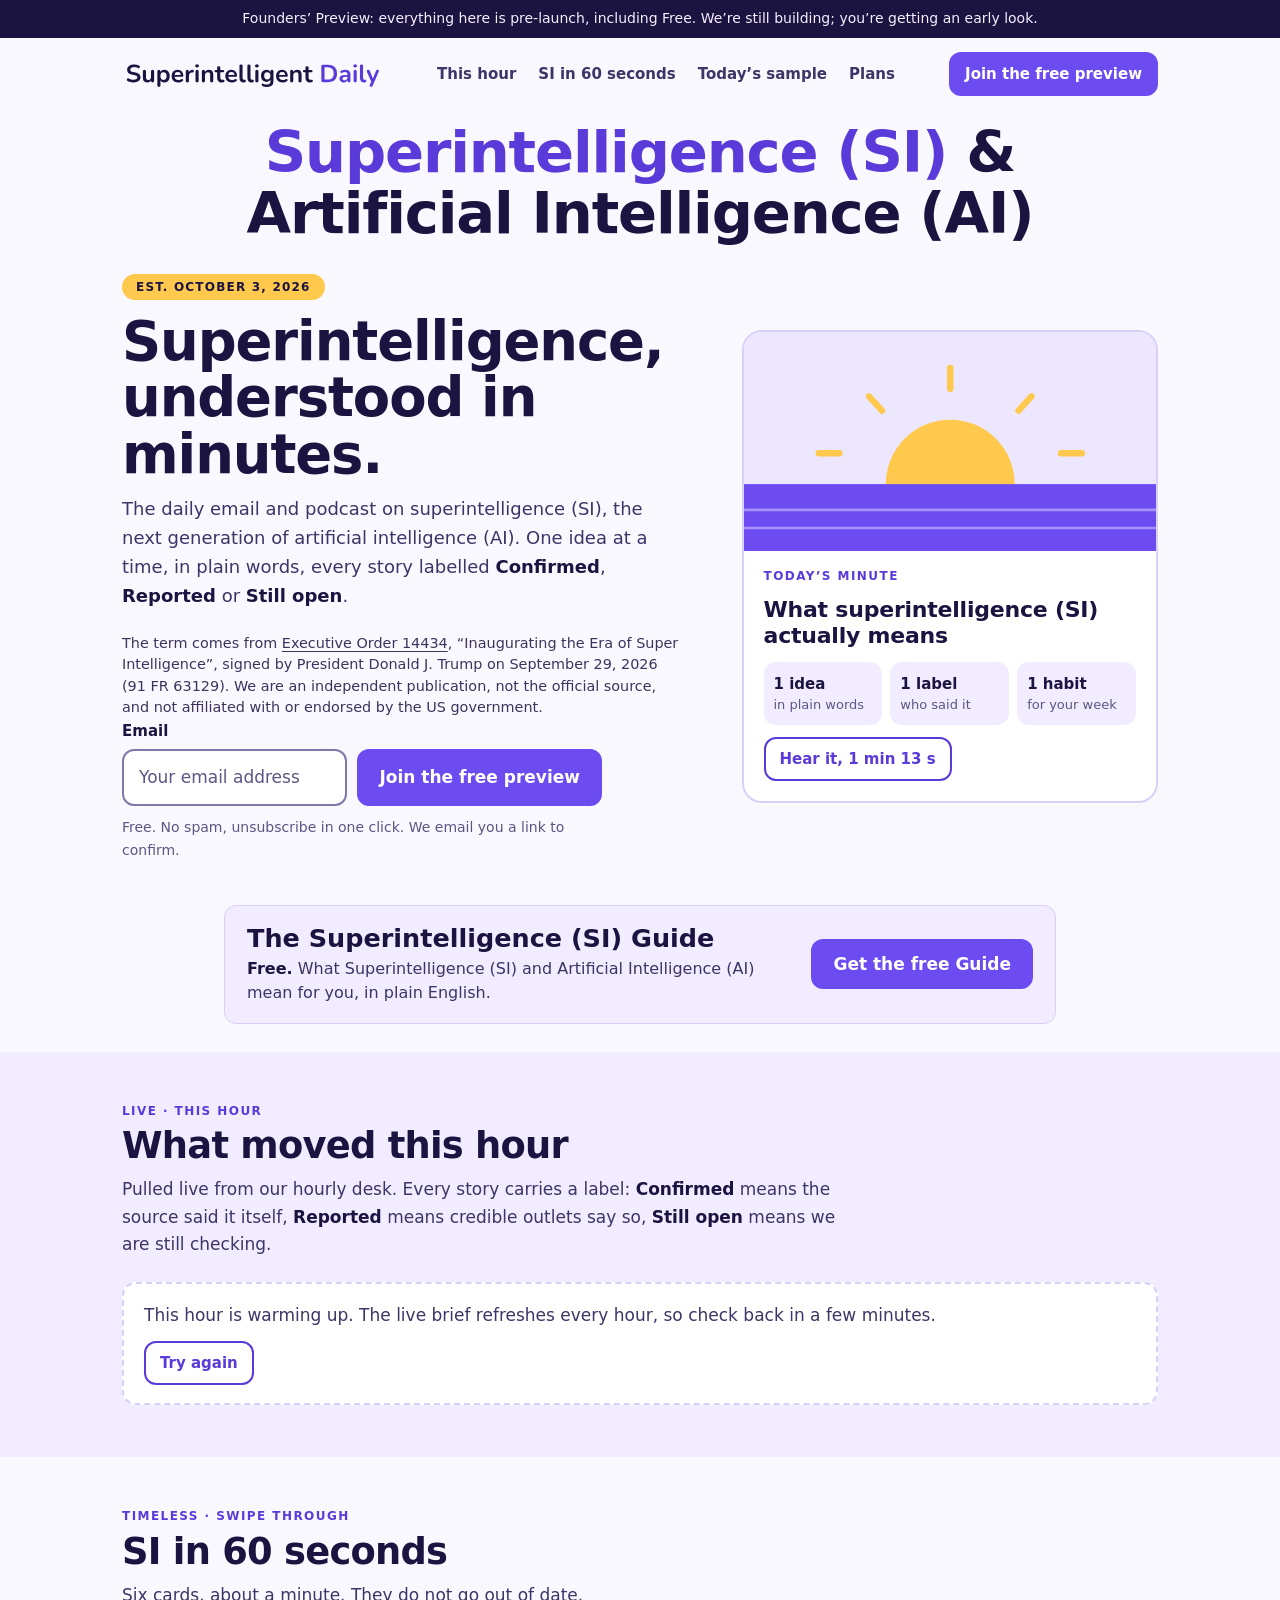
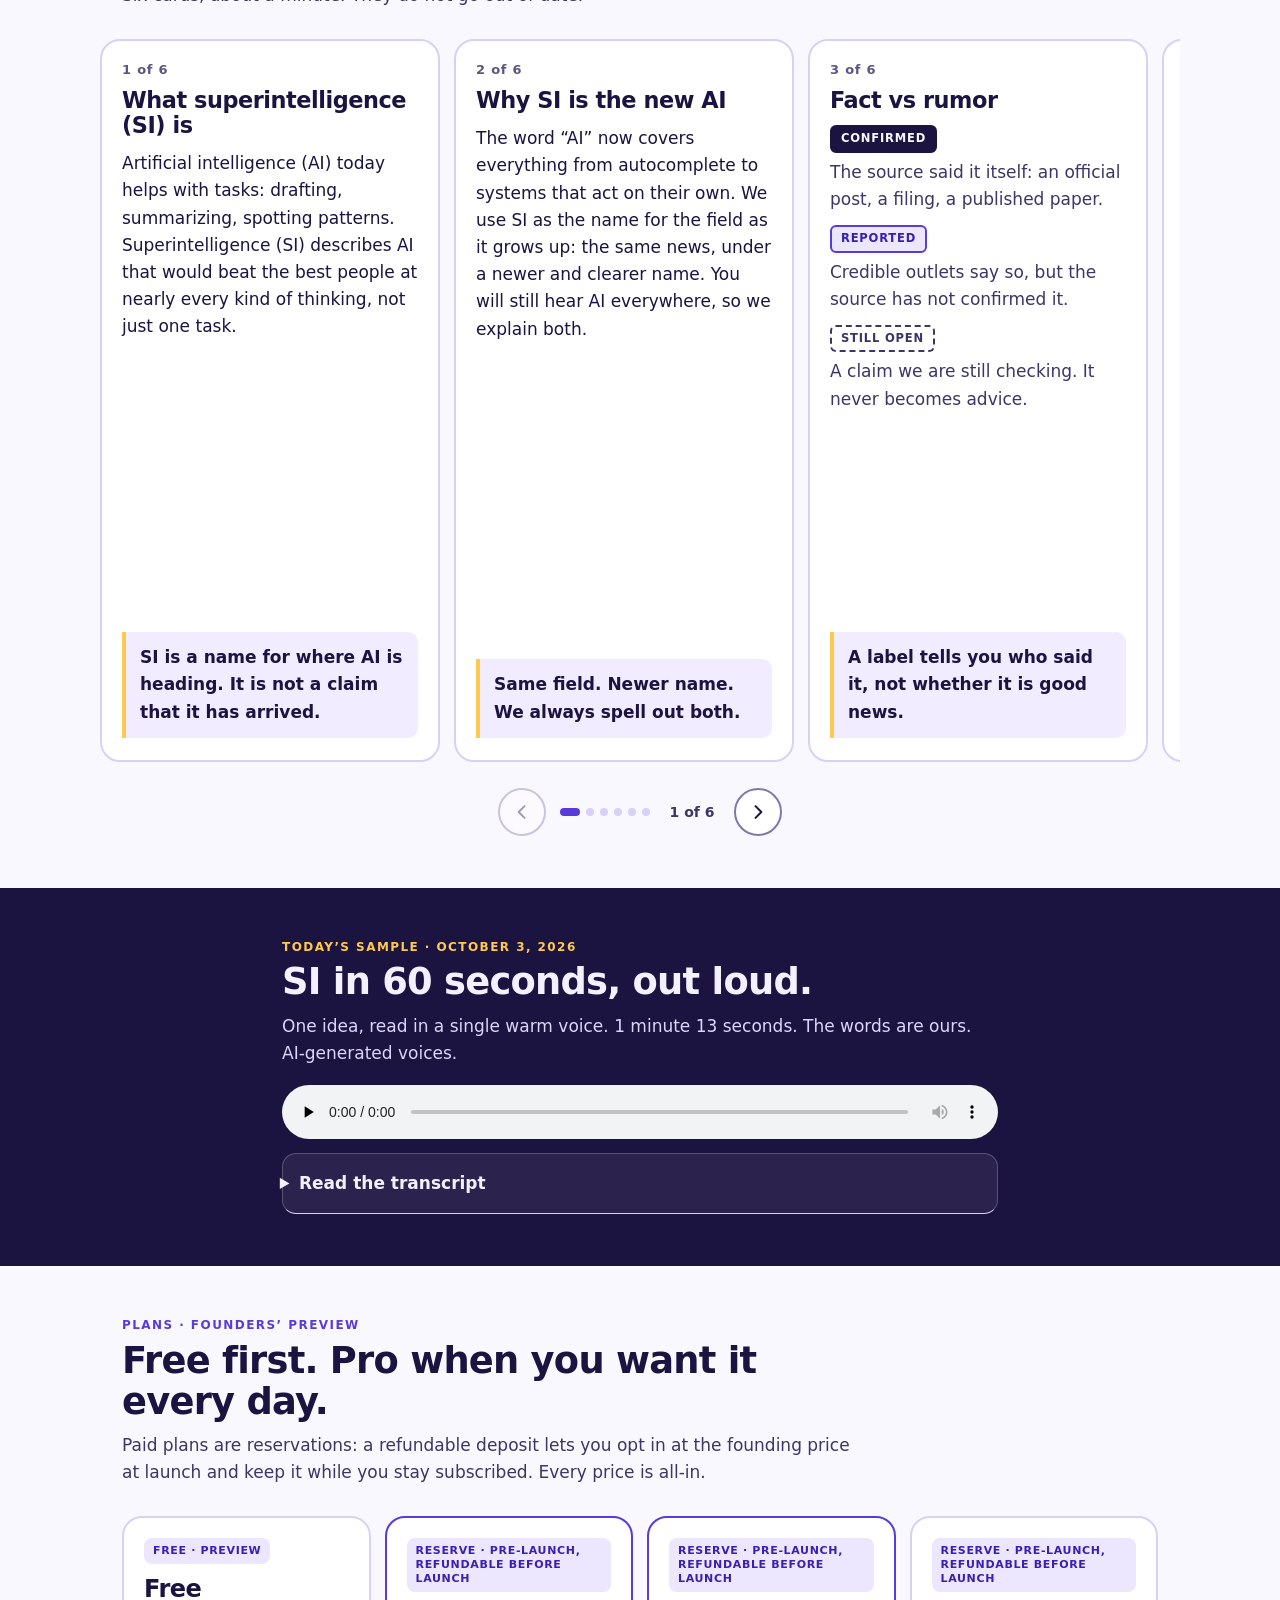
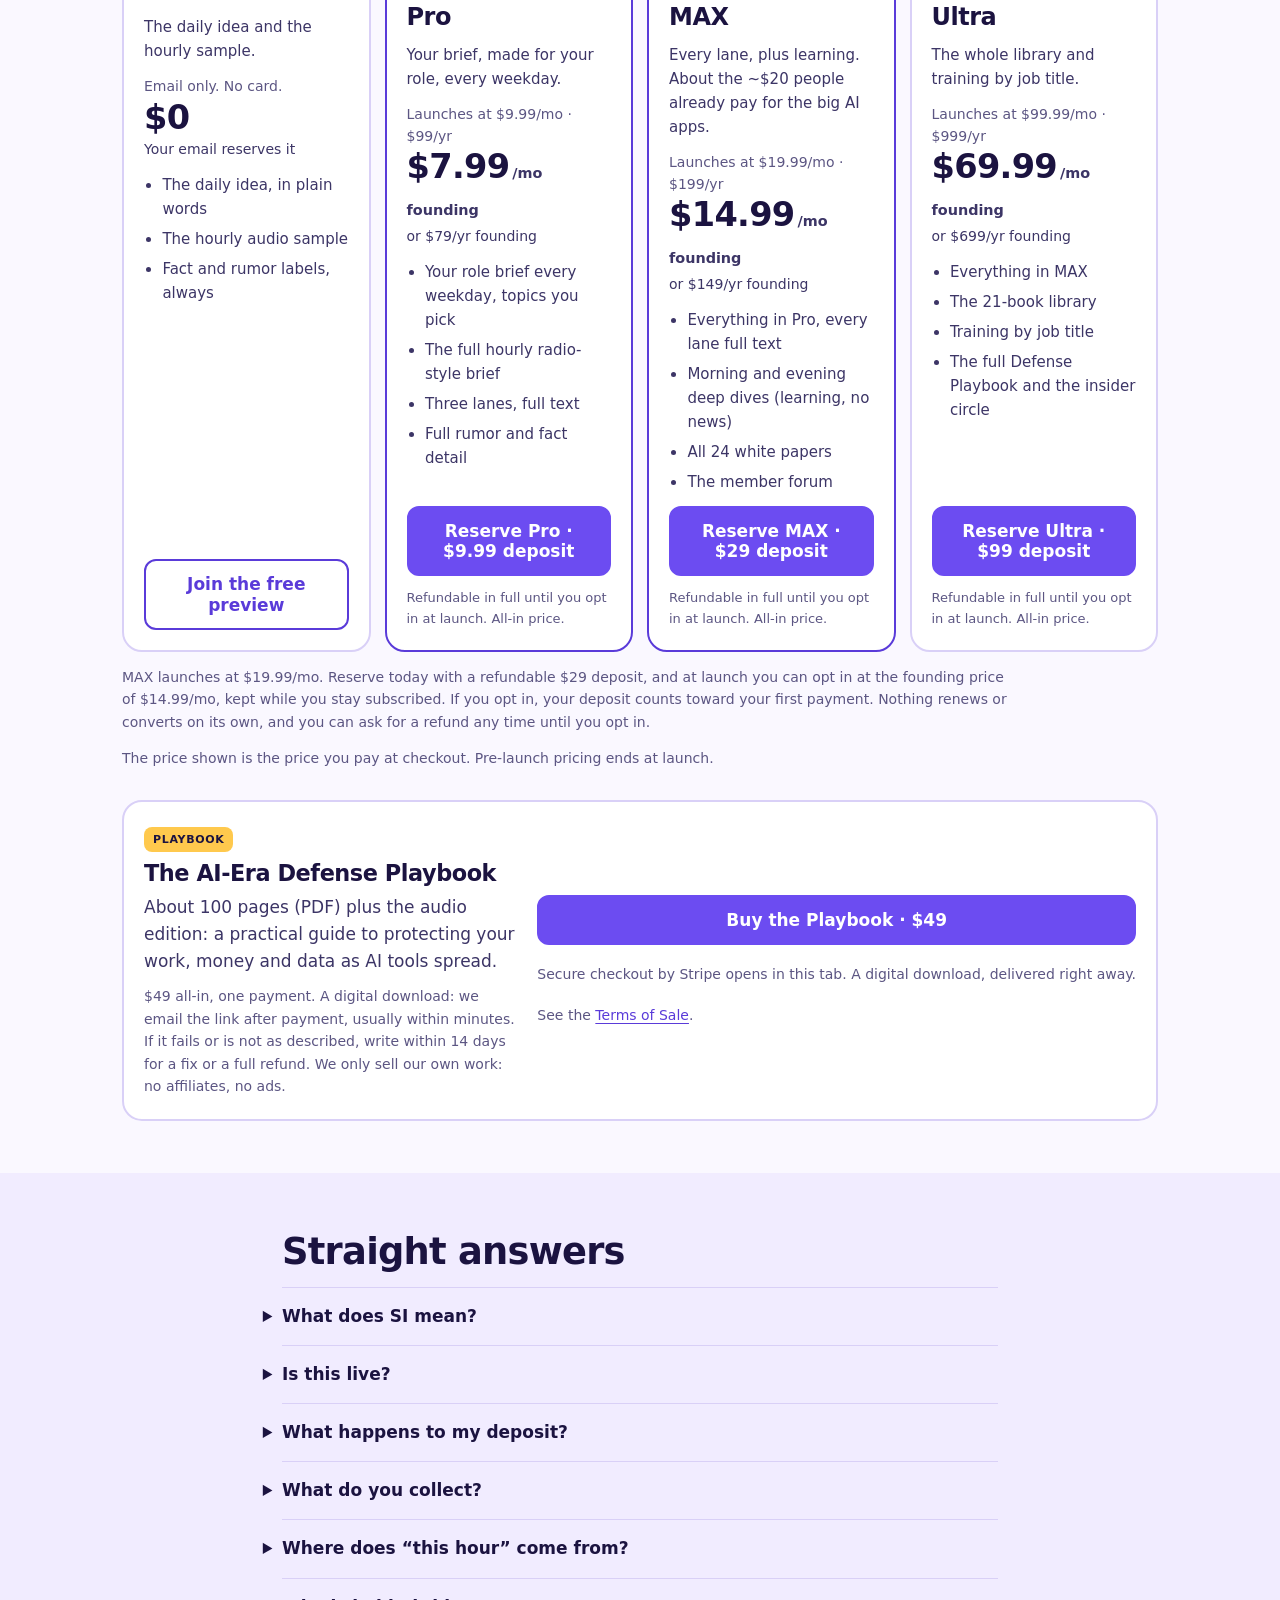
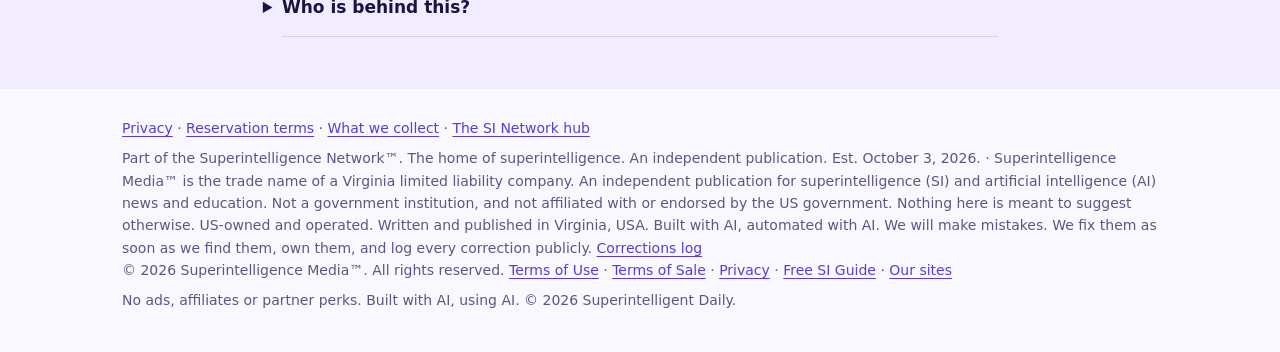
<file: index.html>
<!doctype html>
<html lang="en" data-site="superintelligentdaily.com">
<head>
<meta charset="utf-8">
<meta name="robots" content="noai, noimageai">
<meta http-equiv="Content-Security-Policy" content="default-src 'none'; script-src 'self'; style-src 'self'; img-src 'self' data:; media-src 'self' https://media.theagentsignal.com; connect-src https://acp9reat3l.execute-api.us-east-1.amazonaws.com https://siagentsignal.com; form-action 'self'; base-uri 'none'; object-src 'none'; upgrade-insecure-requests; require-trusted-types-for 'script'; trusted-types 'none'">
<meta name="viewport" content="width=device-width, initial-scale=1">
<title>Superintelligent Daily | Superintelligence (SI) &amp; Artificial Intelligence (AI), understood in minutes</title>
<meta name="description" content="Superintelligent Daily is live: the daily email and podcast on superintelligence (SI), the next generation of artificial intelligence (AI), made to be understood in minutes. This hour's news, SI in 60 seconds, and a free preview.">
<meta name="robots" content="index,follow">
<link rel="canonical" href="https://superintelligentdaily.com/">
<meta name="theme-color" content="#FAF8FF">
<link rel="icon" type="image/svg+xml" href="assets/icon.svg">
<meta property="og:type" content="website">
<meta property="og:site_name" content="Superintelligent Daily">
<meta property="og:title" content="Superintelligent Daily | Superintelligence (SI) &amp; Artificial Intelligence (AI), understood in minutes">
<meta property="og:description" content="The daily email and podcast on superintelligence (SI), the next generation of artificial intelligence (AI). Est. October 3, 2026.">
<meta property="og:url" content="https://superintelligentdaily.com/">
<meta property="og:image" content="https://superintelligentdaily.com/assets/og.png">
<meta property="og:image:width" content="1200">
<meta property="og:image:height" content="630">
<meta property="og:image:alt" content="Superintelligent Daily: Superintelligence (SI) and Artificial Intelligence (AI), understood in minutes. A rising sun over a violet horizon.">
<meta name="twitter:card" content="summary_large_image">
<meta name="twitter:title" content="Superintelligent Daily | Superintelligence (SI) &amp; Artificial Intelligence (AI), understood in minutes">
<meta name="twitter:description" content="The daily email and podcast on superintelligence (SI), the next generation of artificial intelligence (AI). Est. October 3, 2026.">
<meta name="twitter:image" content="https://superintelligentdaily.com/assets/og.png">
<link rel="stylesheet" href="assets/site.css">
<script type="application/ld+json" id="seo-ld">{"@context":"https://schema.org","@graph":[{"@type":"Organization","name":"Superintelligent Daily","url":"https://superintelligentdaily.com/","logo":"https://superintelligentdaily.com/assets/logo.svg","slogan":"SI is the new AI."},{"@type":"WebSite","name":"Superintelligent Daily","url":"https://superintelligentdaily.com/","inLanguage":"en-US","description":"The daily email and podcast on Superintelligence (SI), the next generation of Artificial Intelligence (AI), made to be understood in minutes."}]}</script>
</head>
<body>
<a class="skip" href="#main">Skip to the content</a>
<p class="bar">Founders&rsquo; Preview: everything here is pre-launch, including Free. We&rsquo;re still building; you&rsquo;re getting an early look.</p>

<header class="top">
  <div class="wrap top-in">
    <a class="brand" href="/" aria-label="Superintelligent Daily, home"><img class="logo" id="logo" src="assets/logo.svg" width="247" height="38" alt="Superintelligent Daily"></a>
    <nav class="nav" aria-label="Sections">
      <a href="#hour">This hour</a>
      <a href="#si60">SI in 60 seconds</a>
      <a href="#sample">Today&rsquo;s sample</a>
      <a href="#plans">Plans</a>
    </nav>
    <a class="btn sm" href="#join" data-join>Join the free preview</a>
  </div>
</header>

<main id="main">
  <div class="wrap">
    <p class="terms"><span class="t-si">Superintelligence (SI)</span> <span class="t-amp">&amp;</span> <span class="t-ai">Artificial Intelligence (AI)</span></p>
  </div>

  <!-- ============ HERO ============ -->
  <section class="hero" aria-labelledby="h1">
    <div class="wrap hero-in">
      <div class="hero-copy">
        <p class="pill">Est. October 3, 2026</p>
        <h1 id="h1">Superintelligence, understood in minutes.</h1>
        <p class="lead">The daily email and podcast on superintelligence (SI), the next generation of artificial intelligence (AI). One idea at a time, in plain words, every story labelled <b>Confirmed</b>, <b>Reported</b> or <b>Still open</b>.</p>
<!-- hours-saved:start --><div data-hours-saved="hero"></div><!-- hours-saved:end -->
<p class="si-credit">The term comes from <a href="https://www.federalregister.gov/d/2026-20321" target="_blank" rel="noopener noreferrer" aria-label="Executive Order 14434 in the Federal Register (opens in a new tab)">Executive Order 14434</a>, “Inaugurating the Era of Super Intelligence”, signed by President Donald J. Trump on September 29, 2026 (91 FR 63129). We are an independent publication, not the official source, and not affiliated with or endorsed by the US government.</p>
        <form class="join" id="join" novalidate>
          <label class="lbl" for="email">Email</label>
          <div class="row">
            <input id="email" name="email" type="email" inputmode="email" autocomplete="email" autocapitalize="off" spellcheck="false" placeholder="Your email address" required aria-describedby="fine err">
            <button class="btn" type="submit">Join the free preview</button>
          </div>
          <div class="hp" aria-hidden="true"><label for="hp1">Website (leave this empty)</label><input id="hp1" name="website" type="text" tabindex="-1" autocomplete="off"></div>
          <p class="fine" id="fine">Free. No spam, unsubscribe in one click. We email you a link to confirm.</p>
          <p class="err js-err" id="err" role="alert"></p>
          <noscript><p class="fine">Sign-up needs JavaScript switched on.</p></noscript>
        </form>
        <div class="done" id="done" role="status" tabindex="-1" hidden>
          <h2>You&rsquo;re in.</h2>
          <p>Check your inbox: we sent a link to confirm <b id="done-email"></b>. Tap it to join the free preview.</p>
        </div>
      </div>

      <aside class="today" aria-labelledby="today-h">
        <div class="sun-art" aria-hidden="true">
          <svg viewBox="0 0 320 170" focusable="false">
            <rect width="320" height="170" fill="#ECE6FF"/>
            <g stroke="#FFC94D" stroke-width="5" stroke-linecap="round"><path d="M160 28v16M97 50l10 11M223 50l-10 11M58 94h16M262 94h-16"/></g>
            <circle cx="160" cy="118" r="50" fill="#FFC94D"/>
            <rect x="0" y="118" width="320" height="52" fill="#6C4CF1"/>
            <path d="M0 138h320M0 152h320" stroke="#FAF8FF" stroke-opacity=".4" stroke-width="2"/>
          </svg>
        </div>
        <div class="today-body">
          <p class="eyebrow" id="today-h">Today&rsquo;s minute</p>
          <p class="today-t">What superintelligence (SI) actually means</p>
          <ul class="three">
            <li><b>1 idea</b><span>in plain words</span></li>
            <li><b>1 label</b><span>who said it</span></li>
            <li><b>1 habit</b><span>for your week</span></li>
          </ul>
          <a class="btn line sm" href="#sample">Hear it, 1 min 13 s</a>
        </div>
      </aside>
    </div>
  </section>

<aside class="sg" id="si-guide" aria-labelledby="sg-h"><div class="sg-card"><div class="sg-txt"><h2 id="sg-h">The Superintelligence (SI) Guide</h2><p><b>Free.</b> What Superintelligence (SI) and Artificial Intelligence (AI) mean for you, in plain English.</p></div><a class="btn sg-btn" href="https://siagentsignal.com/si/">Get the free Guide</a></div></aside>

  <!-- ============ THIS HOUR (live) ============ -->
  <section class="band tint" id="hour" aria-labelledby="hour-h">
    <div class="wrap">
      <div class="shead">
        <p class="eyebrow">Live &middot; this hour</p>
        <h2 id="hour-h">What moved this hour</h2>
        <p class="sub">Pulled live from our hourly desk. Every story carries a label: <b>Confirmed</b> means the source said it itself, <b>Reported</b> means credible outlets say so, <b>Still open</b> means we are still checking.</p>
      </div>
      <div class="hour" id="hourBox" aria-live="polite" aria-busy="true">
        <p class="warm" id="hourWarm">This hour is warming up. The live brief refreshes every hour.</p>
      </div>
      <noscript><p class="warm">The live hour needs JavaScript. The rest of the page works without it.</p></noscript>
    </div>
  </section>

  <!-- ============ SI IN 60 SECONDS (swipeable) ============ -->
  <section class="band" id="si60" aria-labelledby="si60-h">
    <div class="wrap">
      <div class="shead">
        <p class="eyebrow">Timeless &middot; swipe through</p>
        <h2 id="si60-h">SI in 60 seconds</h2>
        <p class="sub">Six cards, about a minute. They do not go out of date.</p>
      </div>
      <div class="deck" data-deck role="region" aria-roledescription="carousel" aria-label="SI in 60 seconds">
        <div class="snap" tabindex="0" aria-label="Cards. Swipe, or use the left and right arrow keys.">
          <article class="card" role="group" aria-roledescription="slide" aria-label="1 of 6">
            <p class="num">1 of 6</p>
            <h3>What superintelligence (SI) is</h3>
            <p>Artificial intelligence (AI) today helps with tasks: drafting, summarizing, spotting patterns. Superintelligence (SI) describes AI that would beat the best people at nearly every kind of thinking, not just one task.</p>
            <p class="key">SI is a name for where AI is heading. It is not a claim that it has arrived.</p>
          </article>
          <article class="card" role="group" aria-roledescription="slide" aria-label="2 of 6">
            <p class="num">2 of 6</p>
            <h3>Why SI is the new AI</h3>
            <p>The word &ldquo;AI&rdquo; now covers everything from autocomplete to systems that act on their own. We use SI as the name for the field as it grows up: the same news, under a newer and clearer name. You will still hear AI everywhere, so we explain both.</p>
            <p class="key">Same field. Newer name. We always spell out both.</p>
          </article>
          <article class="card" role="group" aria-roledescription="slide" aria-label="3 of 6">
            <p class="num">3 of 6</p>
            <h3>Fact vs rumor</h3>
            <ul class="legend">
              <li><span class="chip conf">Confirmed</span><span>The source said it itself: an official post, a filing, a published paper.</span></li>
              <li><span class="chip rep">Reported</span><span>Credible outlets say so, but the source has not confirmed it.</span></li>
              <li><span class="chip open">Still open</span><span>A claim we are still checking. It never becomes advice.</span></li>
            </ul>
            <p class="key">A label tells you who said it, not whether it is good news.</p>
          </article>
          <article class="card" role="group" aria-roledescription="slide" aria-label="4 of 6">
            <p class="num">4 of 6</p>
            <h3>Try it: label three claims</h3>
            <div class="mini" data-mini>
              <div class="q" data-answer="conf">
                <p>A lab publishes a paper about its own new model, on its own site.</p>
                <div class="picks" role="group" aria-label="Pick a label for claim 1"><button type="button" class="pick" data-pick="conf" aria-pressed="false">Confirmed</button><button type="button" class="pick" data-pick="rep" aria-pressed="false">Reported</button><button type="button" class="pick" data-pick="open" aria-pressed="false">Still open</button></div>
                <p class="fb" role="status"></p>
              </div>
              <div class="q" data-answer="rep">
                <p>Two outlets, citing people familiar with the plans, say a company will release a model next month. The company has not commented.</p>
                <div class="picks" role="group" aria-label="Pick a label for claim 2"><button type="button" class="pick" data-pick="conf" aria-pressed="false">Confirmed</button><button type="button" class="pick" data-pick="rep" aria-pressed="false">Reported</button><button type="button" class="pick" data-pick="open" aria-pressed="false">Still open</button></div>
                <p class="fb" role="status"></p>
              </div>
              <div class="q" data-answer="open">
                <p>One anonymous post says a model has reached superintelligence.</p>
                <div class="picks" role="group" aria-label="Pick a label for claim 3"><button type="button" class="pick" data-pick="conf" aria-pressed="false">Confirmed</button><button type="button" class="pick" data-pick="rep" aria-pressed="false">Reported</button><button type="button" class="pick" data-pick="open" aria-pressed="false">Still open</button></div>
                <p class="fb" role="status"></p>
              </div>
            </div>
          </article>
          <article class="card" role="group" aria-roledescription="slide" aria-label="5 of 6">
            <p class="num">5 of 6</p>
            <h3>How to use it at work</h3>
            <ol class="steps">
              <li><b>Start small.</b> Pick one low-risk task a week and try it.</li>
              <li><b>Ask for a draft, not a decision.</b> Keep the judgement yourself.</li>
              <li><b>Check what matters.</b> Open the source before you act or share.</li>
            </ol>
            <p class="key">Small, checked and repeated beats big and rushed.</p>
          </article>
          <article class="card card-cta" role="group" aria-roledescription="slide" aria-label="6 of 6">
            <p class="num">6 of 6</p>
            <h3>Your next minute</h3>
            <p>That was SI in 60 seconds. Join the free preview and we will send you the daily email and podcast as they open.</p>
            <a class="btn" href="#join" data-join>Join the free preview</a>
          </article>
        </div>
        <div class="deck-nav" hidden>
          <button class="navbtn" type="button" data-prev aria-label="Previous card"><svg viewBox="0 0 24 24" aria-hidden="true" focusable="false"><path d="M15 5l-7 7 7 7" fill="none" stroke="currentColor" stroke-width="2.4" stroke-linecap="round" stroke-linejoin="round"/></svg></button>
          <span class="dots" data-dots aria-hidden="true"></span>
          <span class="count" data-count aria-live="polite">1 of 6</span>
          <button class="navbtn" type="button" data-next aria-label="Next card"><svg viewBox="0 0 24 24" aria-hidden="true" focusable="false"><path d="M9 5l7 7-7 7" fill="none" stroke="currentColor" stroke-width="2.4" stroke-linecap="round" stroke-linejoin="round"/></svg></button>
        </div>
      </div>
    </div>
  </section>

  <section class="band dark" id="sample" aria-labelledby="sample-h">
    <div class="wrap narrow">
      <p class="eyebrow">Today&rsquo;s sample &middot; October 3, 2026</p>
      <h2 id="sample-h">SI in 60 seconds, out loud.</h2>
      <p class="sub">One idea, read in a single warm voice. 1 minute 13 seconds. The words are ours. AI-generated voices.</p>
      <audio class="player" controls preload="none" src="assets/audio/si-in-60-seconds-2026-10-03.mp3" aria-label="Today's sample: SI in 60 seconds, 1 minute 13 seconds">Your browser can&rsquo;t play audio. The transcript is below.</audio>
      <details class="tx">
        <summary>Read the transcript</summary>
        <p>Welcome to Superintelligent Daily. One idea, in about a minute. Today&rsquo;s idea: what superintelligence, or SI, actually means.</p>
        <p>You already know the word AI, artificial intelligence. Software that does jobs we used to think needed a person: writing, summarizing, spotting patterns.</p>
        <p>Superintelligence is the next step on that road. It describes an AI system that could outperform the best people at nearly every kind of thinking. We call it SI, and here, SI is the new AI: the name for the whole field as it grows up.</p>
        <p>One thing to keep straight. SI is a name for where things are heading. It is not a claim that it has arrived. So every story we cover carries a label. Confirmed means the source said it themselves. Reported means credible outlets say so, but it isn&rsquo;t confirmed. Still open means we&rsquo;re checking, and we never treat it as advice.</p>
        <p>Your habit for today: next time you see a big SI headline, look for the label first. Then ask one question. Who actually said this?</p>
        <p>That&rsquo;s your minute. See you tomorrow.</p>
      </details>
    </div>
  </section>

  <!-- ============ PLANS ============ -->
  <section class="band" id="plans" aria-labelledby="plans-h">
    <div class="wrap">
      <div class="shead">
        <p class="eyebrow">Plans &middot; Founders&rsquo; Preview</p>
        <h2 id="plans-h">Free first. Pro when you want it every day.</h2>
        <p class="sub">Paid plans are reservations: a refundable deposit lets you opt in at the founding price at launch and keep it while you stay subscribed. Every price is all-in.</p>
      </div>
      <div class="deck deck-plans" data-deck role="region" aria-roledescription="carousel" aria-label="Plans">
        <div class="snap plans" tabindex="0" aria-label="Plans. Swipe for all four, or use the left and right arrow keys.">
          <article class="plan" role="group" aria-roledescription="slide" aria-label="Free, 1 of 4">
            <span class="pl-badge">Free &middot; preview</span>
            <h3>Free</h3>
            <p class="for">The daily idea and the hourly sample.</p>
            <p class="price"><span class="list">Email only. No card.</span><b>$0</b><span class="yr">Your email reserves it</span></p>
            <ul class="feats"><li>The daily idea, in plain words</li><li>The hourly audio sample</li><li>Fact and rumor labels, always</li></ul>
            <a class="btn line" href="#join" data-join>Join the free preview</a>
          </article>
          <article class="plan feat" role="group" aria-roledescription="slide" aria-label="Pro, 2 of 4">
            <span class="pl-badge">Reserve &middot; pre-launch, refundable before launch</span>
            <h3>Pro</h3>
            <p class="for">Your brief, made for your role, every weekday.</p>
            <p class="price"><span class="list">Launches at $9.99/mo &middot; $99/yr</span><b>$7.99<small>/mo founding</small></b><span class="yr">or $79/yr founding</span></p>
            <ul class="feats"><li>Your role brief every weekday, topics you pick</li><li>The full hourly radio-style brief</li><li>Three lanes, full text</li><li>Full rumor and fact detail</li></ul>
            <button data-pay-url="https://buy.stripe.com/3cI9ASfpb64e4qc3sW8Vi0w?client_reference_id=superintelligentdaily-com" class="btn" type="button" data-reserve="pro">Reserve Pro &middot; $9.99 deposit</button>
            <p class="refund">Refundable in full until you opt in at launch. All-in price.</p>
          </article>
          <article class="plan hero-plan" role="group" aria-roledescription="slide" aria-label="MAX, 3 of 4">
            <span class="pl-badge">Reserve &middot; pre-launch, refundable before launch</span>
            <h3>MAX</h3>
            <p class="for">Every lane, plus learning. About the ~$20 people already pay for the big AI apps.</p>
            <p class="price"><span class="list">Launches at $19.99/mo &middot; $199/yr</span><b>$14.99<small>/mo founding</small></b><span class="yr">or $149/yr founding</span></p>
            <ul class="feats"><li>Everything in Pro, every lane full text</li><li>Morning and evening deep dives (learning, no news)</li><li>All 24 white papers</li><li>The member forum</li></ul>
            <button data-pay-url="https://buy.stripe.com/4gMbJ0dh3gISaOA1kO8Vi0x?client_reference_id=superintelligentdaily-com" class="btn" type="button" data-reserve="max">Reserve MAX &middot; $29 deposit</button>
            <p class="refund">Refundable in full until you opt in at launch. All-in price.</p>
          </article>
          <article class="plan" role="group" aria-roledescription="slide" aria-label="Ultra, 4 of 4">
            <span class="pl-badge">Reserve &middot; pre-launch, refundable before launch</span>
            <h3>Ultra</h3>
            <p class="for">The whole library and training by job title.</p>
            <p class="price"><span class="list">Launches at $99.99/mo &middot; $999/yr</span><b>$69.99<small>/mo founding</small></b><span class="yr">or $699/yr founding</span></p>
            <ul class="feats"><li>Everything in MAX</li><li>The 21-book library</li><li>Training by job title</li><li>The full Defense Playbook and the insider circle</li></ul>
            <button data-pay-url="https://buy.stripe.com/4gMfZggtf8cme0Me7A8Vi0y?client_reference_id=superintelligentdaily-com" class="btn" type="button" data-reserve="ultra">Reserve Ultra &middot; $99 deposit</button>
            <p class="refund">Refundable in full until you opt in at launch. All-in price.</p>
          </article>
        </div>
        <div class="deck-nav" hidden>
          <button class="navbtn" type="button" data-prev aria-label="Previous plan"><svg viewBox="0 0 24 24" aria-hidden="true" focusable="false"><path d="M15 5l-7 7 7 7" fill="none" stroke="currentColor" stroke-width="2.4" stroke-linecap="round" stroke-linejoin="round"/></svg></button>
          <span class="dots" data-dots aria-hidden="true"></span>
          <span class="count" data-count aria-live="polite">1 of 4</span>
          <button class="navbtn" type="button" data-next aria-label="Next plan"><svg viewBox="0 0 24 24" aria-hidden="true" focusable="false"><path d="M9 5l7 7-7 7" fill="none" stroke="currentColor" stroke-width="2.4" stroke-linecap="round" stroke-linejoin="round"/></svg></button>
        </div>
      </div>
      <p class="terms-line">MAX launches at $19.99/mo. Reserve today with a refundable $29 deposit, and at launch you can opt in at the founding price of $14.99/mo, kept while you stay subscribed. If you opt in, your deposit counts toward your first payment. Nothing renews or converts on its own, and you can ask for a refund any time until you opt in.</p>
      <p class="terms-line">The price shown is the price you pay at checkout. Pre-launch pricing ends at launch.</p>

      <article class="product" aria-labelledby="pb-h">
        <div>
          <span class="pl-badge gold">Playbook</span>
          <h3 id="pb-h">The AI-Era Defense Playbook</h3>
          <p>About 100 pages (PDF) plus the audio edition: a practical guide to protecting your work, money and data as AI tools spread.</p>
          <p class="fine">$49 all-in, one payment. A digital download: we email the link after payment, usually within minutes. If it fails or is not as described, write within 14 days for a fix or a full refund. We only sell our own work: no affiliates, no ads.</p>
        </div>
        <div class="product-act">
          <a class="btn" id="pbBuy" href="#join" data-join>Email me the Playbook link</a>
          <p class="fine" id="pbNote">Secure checkout opens soon. The preview list gets the link first.</p><p class="fine">See the <a href="https://siagentsignal.com/terms-of-sale.html" target="_blank" rel="noopener">Terms of Sale</a>.</p>
        </div>
      </article>
    </div>
  </section>

  <!-- ============ FAQ ============ -->
  <section class="band tint" id="faq" aria-labelledby="faq-h">
    <div class="wrap narrow">
      <h2 id="faq-h">Straight answers</h2>
      <details><summary>What does SI mean?</summary><p>SI stands for superintelligence: our name for where artificial intelligence (AI) is heading, and the word we use for the field. SI is the new AI. It is a name, not a claim that superintelligence already exists. We always spell out both terms.</p></details>
      <details><summary>Is this live?</summary><p>The site launched on October 3, 2026. The product is in a Founders&rsquo; Preview: everything here is pre-launch, including Free. The hourly news on this page is live. The daily email and podcast are opening in stages, and we will say plainly when each part goes live.</p></details>
      <details id="faq-deposit"><summary>What happens to my deposit?</summary><p>Paid plans are reservations only, paid through Stripe checkout. Your deposit is refundable in full until you opt in: one email, no calls, no surveys. Nothing renews or converts on its own. At launch we email you a link: if you opt in, your deposit counts toward your first payment at your founding price, which you keep while you stay subscribed. If you don't opt in within 14 days, we refund it in full.</p></details>
      <details id="faq-data"><summary>What do you collect?</summary><p>Your email address, sent to our sign-up service when you join. Our servers log IP addresses. This page sets no cookies and runs no advertising or analytics trackers. Unsubscribe in one click from any email. <a href="https://siagentsignal.com/privacy.html" target="_blank" rel="noopener noreferrer">Privacy notice</a>.</p></details>
      <details><summary>Where does &ldquo;this hour&rdquo; come from?</summary><p>An automated desk reads the news every hour and labels each story. In the preview the labels are assigned by software and checked as we build, so treat them as a guide and open the source for anything that matters.</p></details>
      <details><summary>Who is behind this?</summary><p>Superintelligent Daily is part of the SI Network, built by one founder with a lot of automation: AI does the heavy reading, people set the standards. Our mission: make people smarter every day.</p></details>
    </div>
  </section>
</main>

<footer class="foot">
  <div class="wrap foot-in">
    <p><a href="https://siagentsignal.com/privacy.html" target="_blank" rel="noopener noreferrer">Privacy</a> &middot; <a href="#faq-deposit">Reservation terms</a> &middot; <a href="#faq-data">What we collect</a> &middot; <a href="https://siagentsignal.com/" target="_blank" rel="noopener noreferrer">The SI Network hub</a></p>
    <p>Part of the Superintelligence Network™. The home of superintelligence. An independent publication. Est. October 3, 2026. &middot; Superintelligence Media™ is the trade name of a Virginia limited liability company. An independent publication for superintelligence (SI) and artificial intelligence (AI) news and education. Not a government institution, and not affiliated with or endorsed by the US government. Nothing here is meant to suggest otherwise. US-owned and operated. Written and published in Virginia, USA. Built with AI, automated with AI. We will make mistakes. We fix them as soon as we find them, own them, and log every correction publicly. <a href="https://siagentsignal.com/corrections.html" target="_blank" rel="noopener">Corrections log</a><br>© 2026 Superintelligence Media™. All rights reserved. <a href="https://siagentsignal.com/terms.html" target="_blank" rel="noopener">Terms of Use</a> &middot; <a href="https://siagentsignal.com/terms-of-sale.html" target="_blank" rel="noopener">Terms of Sale</a> &middot; <a href="https://siagentsignal.com/privacy.html" target="_blank" rel="noopener">Privacy</a> &middot; <a href="https://siagentsignal.com/si/">Free SI Guide</a> &middot; <a href="https://siagentsignal.com/network.html">Our sites</a></p>
    <p>No ads, affiliates or partner perks. Built with AI, using AI. &copy; 2026 Superintelligent Daily.</p>
  </div>
</footer>

<dialog id="dlg" aria-labelledby="dlgH">
  <div class="dlg">
    <h2 id="dlgH">Reserve</h2>
    <dl class="four" id="dlgFour"></dl>
    <p class="fine" id="dlgFine">Reservations open when secure checkout is connected, which is not yet. Nothing is charged on this page. Join the free preview and we email you the reservation link first.</p>
    <p class="fine">See the <a href="https://siagentsignal.com/terms-of-sale.html" target="_blank" rel="noopener">Terms of Sale</a>.</p><button class="btn block" type="button" id="dlgGo">Email me the reservation link</button>
    <button class="btn line sm block" type="button" id="dlgClose">Not now</button>
  </div>
</dialog>

<script src="assets/site.js"></script>
<script src="assets/counter.js?v=ae956345" defer></script><!-- hours-saved:script -->
</body>
</html>
</file>
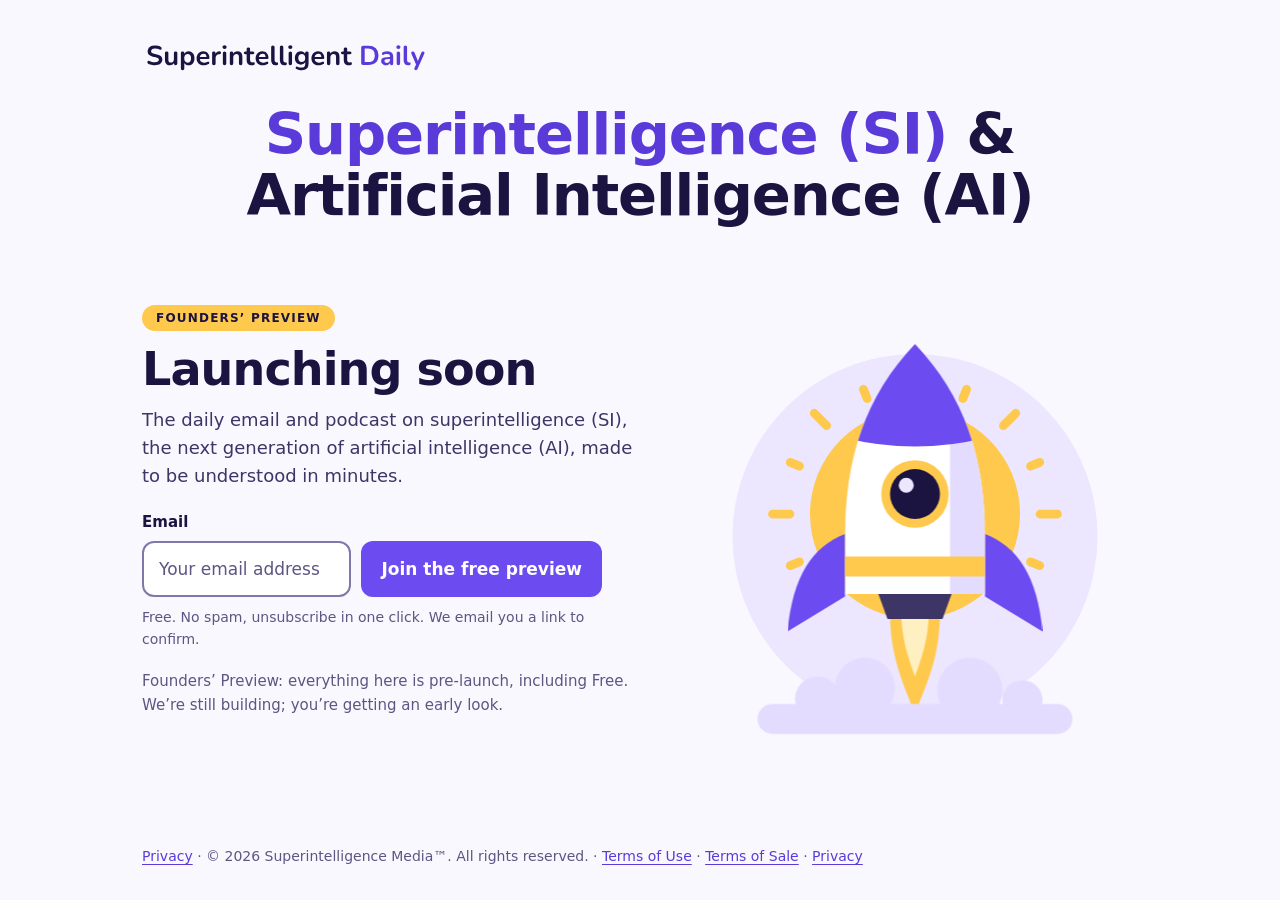
<file: launching-soon.html>
<!doctype html>
<html lang="en" data-site="superintelligentdaily.com">
<head>
<meta charset="utf-8">
<meta name="robots" content="noai, noimageai">
<meta http-equiv="Content-Security-Policy" content="default-src 'none'; script-src 'self'; style-src 'self'; img-src 'self' data:; connect-src https://acp9reat3l.execute-api.us-east-1.amazonaws.com; form-action 'self'; base-uri 'none'; object-src 'none'; upgrade-insecure-requests; require-trusted-types-for 'script'; trusted-types 'none'">
<meta name="viewport" content="width=device-width, initial-scale=1">
<title>Superintelligent Daily | Superintelligence (SI) &amp; Artificial Intelligence (AI), every day: launching soon</title>
<meta name="description" content="Superintelligent Daily is launching soon: a daily email and podcast on superintelligence (SI), the next generation of artificial intelligence (AI), made to be understood in minutes. Join the free preview.">
<meta name="robots" content="noindex">
<link rel="canonical" href="https://superintelligentdaily.com/launching-soon.html">
<meta name="theme-color" content="#FAF8FF">
<link rel="icon" type="image/svg+xml" href="assets/favicon.svg">
<meta property="og:type" content="website">
<meta property="og:site_name" content="Superintelligent Daily">
<meta property="og:title" content="Superintelligent Daily | Superintelligence (SI) & Artificial Intelligence (AI), every day: launching soon">
<meta property="og:description" content="Superintelligent Daily is launching soon: a daily email and podcast on superintelligence (SI), the next generation of artificial intelligence (AI), made to be understood in minutes. Join the free preview.">
<meta property="og:url" content="https://superintelligentdaily.com/">
<meta property="og:image" content="https://superintelligentdaily.com/assets/og.png">
<meta property="og:image:width" content="1200">
<meta property="og:image:height" content="630">
<meta property="og:image:alt" content="Superintelligent Daily: a flat rocket about to launch. Launching soon.">
<meta name="twitter:card" content="summary_large_image">
<meta name="twitter:title" content="Superintelligent Daily | Superintelligence (SI) & Artificial Intelligence (AI), every day: launching soon">
<meta name="twitter:description" content="Superintelligent Daily is launching soon: a daily email and podcast on superintelligence (SI), the next generation of artificial intelligence (AI), made to be understood in minutes. Join the free preview.">
<meta name="twitter:image" content="https://superintelligentdaily.com/assets/og.png">
<link rel="stylesheet" href="assets/style.css">
</head>
<body>
<a class="skip" href="#main">Skip to the sign-up</a>
<div class="wrap">
  <header>
    <a class="brand" href="/" aria-label="Superintelligent Daily, home"><img class="logo" id="logo" src="assets/logo.svg" width="247" height="38" alt="Superintelligent Daily"></a>
  </header>
  <p class="terms"><span class="t-si">Superintelligence (SI)</span> <span class="t-amp">&amp;</span> <span class="t-ai">Artificial Intelligence (AI)</span></p>
  <main id="main">
    <div class="stage">
<svg class="rocket" viewBox="0 0 320 360" aria-hidden="true" focusable="false">
  <defs><clipPath id="rk-body"><path d="M160 36 C200 78 216 128 216 190 L216 236 L104 236 L104 190 C104 128 120 78 160 36 Z"/></clipPath></defs>
  <circle class="c-stage" cx="160" cy="190" r="146"/>
  <g class="motif"><circle class="fill-m1" cx="160" cy="172" r="84"/><line class="stroke m1" x1="260.0" y1="172.0" x2="274.0" y2="172.0"/><line class="stroke m1" x1="252.4" y1="210.3" x2="259.8" y2="213.3"/><line class="stroke m1" x1="67.6" y1="210.3" x2="60.2" y2="213.3"/><line class="stroke m1" x1="60.0" y1="172.0" x2="46.0" y2="172.0"/><line class="stroke m1" x1="67.6" y1="133.7" x2="60.2" y2="130.7"/><line class="stroke m1" x1="89.3" y1="101.3" x2="79.4" y2="91.4"/><line class="stroke m1" x1="121.7" y1="79.6" x2="118.7" y2="72.2"/><line class="stroke m1" x1="160.0" y1="72.0" x2="160.0" y2="58.0"/><line class="stroke m1" x1="198.3" y1="79.6" x2="201.3" y2="72.2"/><line class="stroke m1" x1="230.7" y1="101.3" x2="240.6" y2="91.4"/><line class="stroke m1" x1="252.4" y1="133.7" x2="259.8" y2="130.7"/></g>
  <g class="sparks"></g>
  <g class="rocket-g">
    <g class="flame"><path class="c-flame1" d="M140 250 C140 286 150 306 160 332 C170 306 180 286 180 250 Z"/><path class="c-flame2" d="M149 250 C149 272 155 288 160 302 C165 288 171 272 171 250 Z"/></g>
    <path class="c-fin" d="M104 188 C78 198 62 222 58 266 L104 238 Z"/>
    <path class="c-fin" d="M216 188 C242 198 258 222 262 266 L216 238 Z"/>
    <path class="c-nozzle" d="M130 234 L190 234 L182 256 L138 256 Z"/>
    <g clip-path="url(#rk-body)">
      <rect class="c-body" x="100" y="30" width="120" height="212"/>
      <rect class="c-shade" x="188" y="30" width="34" height="212"/>
      <path class="c-nose" d="M100 30 H220 V110 Q160 126 100 110 Z"/>
      <rect class="c-band" x="100" y="206" width="120" height="16"/>
    </g>
    <circle class="c-ring" cx="160" cy="156" r="27"/>
    <circle class="c-glass" cx="160" cy="156" r="20"/>
    <circle class="c-glint" cx="153" cy="149" r="6"/>
  </g>
  <g class="puffs"><circle class="c-cloud puff p1" cx="148" cy="270" r="8"/><circle class="c-cloud puff p2" cx="172" cy="272" r="7"/><circle class="c-cloud puff p3" cx="160" cy="280" r="9"/></g>
  <g class="clouds c-cloud"><rect x="34" y="324" width="252" height="24" rx="12"/><circle cx="82" cy="320" r="18"/><circle cx="120" cy="311" r="24"/><circle cx="204" cy="313" r="26"/><circle cx="246" cy="321" r="16"/></g>
</svg>
    </div>
    <div class="copy">
      <p class="pill">Founders&rsquo; Preview</p>
      <h1><span class="sr">Superintelligent Daily: </span>Launching soon</h1>
      <p class="lead">The daily email and podcast on superintelligence (SI), the next generation of artificial intelligence (AI), made to be understood in minutes.</p>
      <form class="join" id="join" novalidate>
        <label class="lbl" for="email">Email</label>
        <div class="row">
          <input id="email" name="email" type="email" inputmode="email" autocomplete="email" autocapitalize="off" spellcheck="false" placeholder="Your email address" required aria-describedby="fine err">
          <button class="btn" type="submit">Join the free preview</button>
        </div>
        <div class="hp" aria-hidden="true"><label for="hp1">Website (leave this empty)</label><input id="hp1" name="website" type="text" tabindex="-1" autocomplete="off"></div>
        <p class="fine" id="fine">Free. No spam, unsubscribe in one click. We email you a link to confirm.</p>
        <p class="err js-err" id="err" role="alert"></p>
        <noscript><p class="fine">Sign-up needs JavaScript switched on.</p></noscript>
      </form>
      <div class="done" id="done" role="status" tabindex="-1" hidden>
        <h2>You&rsquo;re in.</h2>
        <p>Check your inbox: we sent a link to confirm <b id="done-email"></b>. Tap it to join the free preview.</p>
      </div>
      <p class="note">Founders&rsquo; Preview: everything here is pre-launch, including Free. We&rsquo;re still building; you&rsquo;re getting an early look.</p>
    </div>
  </main>
  <footer><a href="https://siagentsignal.com/privacy.html" rel="noopener">Privacy</a> &middot; © 2026 Superintelligence Media™. All rights reserved. &middot; <a href="https://siagentsignal.com/terms.html" target="_blank" rel="noopener">Terms of Use</a> &middot; <a href="https://siagentsignal.com/terms-of-sale.html" target="_blank" rel="noopener">Terms of Sale</a> &middot; <a href="https://siagentsignal.com/privacy.html" target="_blank" rel="noopener">Privacy</a></footer>
</div>
<script src="assets/app.js"></script>
</body>
</html>
</file>
<file: assets/site.css>
/* Superintelligent Daily: the explainer. Palette = the launching page's (bg #FAF8FF, ink #1B1340, violet #6C4CF1 / #5A3BD9, sun #FFC94D).
   One accent (violet); the sun yellow is used only for the sun and one pill. Mobile first. No inline styles (page CSP forbids them). */
:root{--bg:#FAF8FF;--tint:#F1ECFF;--stage:#ECE6FF;--ink:#1B1340;--ink2:#3C3566;--muted:#5C5683;--line:#7F78AB;--soft:#D9D0F7;--field:#FFFFFF;
  --btn:#6C4CF1;--btnink:#FFFFFF;--btnhover:#5A3BD9;--link:#5A3BD9;--accent:#5A3BD9;--sun:#FFC94D;--focus:#6C4CF1;--err:#A12C3A;
  --sans:"Segoe UI Variable Text","Segoe UI",system-ui,-apple-system,"Helvetica Neue",Arial,sans-serif;color-scheme:light}
*{box-sizing:border-box}
html{-webkit-text-size-adjust:100%;scroll-behavior:smooth;scroll-padding-top:12px}
body{margin:0;background:var(--bg);color:var(--ink);font:400 1.0625rem/1.6 var(--sans);-webkit-font-smoothing:antialiased;text-rendering:optimizeLegibility}
[hidden]{display:none!important}
img,svg{max-width:100%}
a{color:var(--link);text-underline-offset:3px}
a:hover{text-decoration-thickness:2px}
:focus-visible{outline:3px solid var(--focus);outline-offset:3px;border-radius:6px}
.skip{position:absolute;left:-9999px;top:8px;background:var(--btn);color:var(--btnink);padding:10px 14px;border-radius:8px;z-index:20;font-weight:700}
.skip:focus{left:12px}
.wrap{max-width:1080px;margin:0 auto;padding:0 22px}
.wrap.narrow{max-width:760px}
h1,h2,h3{margin:0;line-height:1.12;letter-spacing:-.02em}
p{margin:0}

.bar{margin:0;padding:9px 22px;background:var(--ink);color:#F4F0FF;text-align:center;font-size:.875rem;line-height:1.4}

/* header */
.top{padding:14px 0 4px}
.top-in{display:flex;align-items:center;justify-content:space-between;gap:12px}
.brand{display:inline-flex;border-radius:8px;flex:none}
.logo{display:block;height:34px;width:auto;max-width:100%}
.nav{display:none}
.top .btn{display:none}
.nav a{color:var(--ink2);text-decoration:none;font-weight:600;font-size:.9375rem;padding:8px 10px;border-radius:8px}
.nav a:hover{color:var(--accent);background:var(--stage)}

/* buttons */
.btn{display:inline-flex;align-items:center;justify-content:center;font:700 1.0625rem/1.2 var(--sans);min-height:50px;padding:13px 20px;border:2px solid var(--btn);border-radius:12px;background:var(--btn);color:var(--btnink);cursor:pointer;text-decoration:none;text-align:center;transition:background-color .15s ease,border-color .15s ease}
.btn:hover{background:var(--btnhover);border-color:var(--btnhover)}
.btn.line{background:transparent;color:var(--link);border-color:var(--link)}
.btn.line:hover{background:var(--stage)}
.btn.sm{min-height:44px;padding:9px 14px;font-size:.9375rem}
.btn.block{display:flex;width:100%}
.btn:disabled{opacity:.65;cursor:progress}

/* the big terms block */
.terms{margin:14px auto 2px;max-width:24ch;text-align:center;font:800 clamp(1.75rem,7.6vw,3.6rem)/1.06 var(--sans);letter-spacing:-.02em;text-wrap:balance;color:var(--ink)}
.terms .t-si{color:var(--accent)}

/* hero */
.hero{padding:18px 0 40px}
.hero-in{display:grid;gap:26px}
.pill{display:inline-block;padding:7px 14px;border-radius:999px;background:var(--sun);color:var(--ink);font:700 .75rem/1 var(--sans);letter-spacing:.1em;text-transform:uppercase}
h1{margin:14px 0 12px;font-weight:800;font-size:clamp(2.1rem,8.4vw,3.4rem);line-height:1.04}
.lead{max-width:36rem;color:var(--ink2);font-size:1.125rem;margin-bottom:22px}
.join{width:100%;max-width:480px}
.lbl{display:block;margin:0 0 6px;font-weight:700;font-size:.9375rem}
.row{display:flex;flex-direction:column;gap:10px}
input[type=email]{width:100%;min-width:0;font:inherit;color:var(--ink);background:var(--field);border:2px solid var(--line);border-radius:12px;padding:13px 15px;min-height:50px}
input[type=email]::placeholder{color:var(--muted);opacity:1}
input[aria-invalid=true]{border-color:var(--err)}
.hp{position:absolute;left:-9999px;width:1px;height:1px;overflow:hidden}
.fine{margin-top:10px;font-size:.875rem;color:var(--muted)}
.err{margin-top:8px;min-height:1.4em;font-size:.9375rem;font-weight:600;color:var(--err)}
.err:empty{min-height:0;margin:0}
.done{width:100%;max-width:480px;background:#fff;border:2px solid var(--line);border-radius:14px;padding:18px 20px}
.done h2{font-size:1.375rem;margin-bottom:6px}
.done p{color:var(--ink2)}

.today{display:flex;flex-direction:column;background:#fff;border:2px solid var(--soft);border-radius:20px;overflow:hidden;max-width:480px}
.sun-art svg{display:block;width:100%;height:auto}
.today-body{padding:18px 20px 20px;display:grid;gap:12px;justify-items:start}
.eyebrow{font:800 .75rem/1.3 var(--sans);letter-spacing:.12em;text-transform:uppercase;color:var(--accent)}
.today-t{font:800 1.375rem/1.2 var(--sans);letter-spacing:-.01em}
.three{list-style:none;margin:0;padding:0;display:grid;grid-template-columns:repeat(3,1fr);gap:8px;width:100%}
.three li{background:var(--tint);border-radius:12px;padding:10px 10px 11px;display:grid;gap:1px}
.three b{font-size:.9375rem}
.three span{font-size:.8125rem;color:var(--muted);line-height:1.3}

/* sections */
.band{padding:52px 0}
.band.tint{background:var(--tint)}
.shead{max-width:46rem;margin:0 0 24px}
.shead h2,.wrap>h2{font-size:clamp(1.65rem,5.6vw,2.3rem);font-weight:800;margin:6px 0 10px}
.sub{color:var(--ink2)}
.sub b,.lead b{color:var(--ink)}

/* labels (colour is never the only cue: fill, border style and the word all differ) */
.chip{display:inline-flex;align-items:center;font:800 .72rem/1 var(--sans);letter-spacing:.07em;text-transform:uppercase;padding:6px 9px;border-radius:6px;border:2px solid;white-space:nowrap;flex:none}
.chip.conf{background:var(--ink);border-color:var(--ink);color:#FAF8FF}
.chip.rep{background:var(--stage);border-color:var(--accent);color:#3A1FB0}
.chip.open{background:transparent;border-color:var(--ink2);border-style:dashed;color:var(--ink2)}

/* this hour */
.hour{display:grid;gap:18px}
.warm{background:#fff;border:2px dashed var(--soft);border-radius:14px;padding:18px 20px;color:var(--ink2)}
.warm .btn{margin-top:12px}
.hour-meta{display:flex;flex-wrap:wrap;gap:6px 14px;color:var(--muted);font-size:.9375rem}
.stories{list-style:none;margin:0;padding:0;display:grid;gap:10px}
.stories li{background:#fff;border:2px solid var(--soft);border-radius:14px;padding:14px 16px;display:grid;gap:8px;justify-items:start}
.st-title{color:var(--ink);font-weight:700;font-size:1.0625rem;line-height:1.3;text-decoration-color:var(--soft);overflow-wrap:anywhere}
.st-title:hover{color:var(--accent)}
.st-src{font-size:.875rem;color:var(--muted)}
.hour-audio{background:#fff;border:2px solid var(--soft);border-radius:14px;padding:14px 16px;display:grid;gap:8px}
.hour-audio b{font-size:.9375rem}
.more{background:#fff;border:2px solid var(--soft);border-radius:14px;padding:4px 16px}
.more summary{cursor:pointer;font-weight:700;padding:12px 0;min-height:44px}
.more ul{list-style:none;margin:0;padding:0 0 10px;display:grid;gap:12px}
.more li{display:grid;gap:6px;justify-items:start;border-top:1px solid var(--soft);padding-top:12px}
.tidbit{color:var(--ink2);font-style:italic}
.player,.hour-audio audio{width:100%;max-width:100%}

/* swipeable decks */
.deck{display:grid;gap:12px}
.snap{position:relative;display:grid;grid-auto-flow:column;grid-auto-columns:84%;gap:14px;overflow-x:auto;overscroll-behavior-x:contain;scroll-snap-type:x mandatory;padding:6px 22px 14px;margin:0 -22px;scrollbar-width:thin;scrollbar-color:var(--line) transparent}
.snap>*{scroll-snap-align:start}
.snap:focus-visible{outline-offset:-3px}
.card{background:#fff;border:2px solid var(--soft);border-radius:20px;padding:22px 20px;display:flex;flex-direction:column;gap:12px;min-height:21rem}
.card h3{font-size:1.4rem;font-weight:800}
.card .num{font:700 .8125rem/1 var(--sans);color:var(--muted);letter-spacing:.06em}
.card .key{margin-top:auto;padding:12px 14px;border-left:4px solid var(--sun);background:var(--tint);border-radius:0 10px 10px 0;font-weight:700;color:var(--ink)}
.card-cta{background:var(--ink);border-color:var(--ink);color:#F4F0FF}
.card-cta .num{color:#CFC6F5}
.card-cta .btn{margin-top:auto;background:var(--sun);border-color:var(--sun);color:var(--ink)}
.card-cta .btn:hover{background:#FFD97E;border-color:#FFD97E}
.legend{list-style:none;margin:0;padding:0;display:grid;gap:12px}
.legend li{display:grid;gap:6px;justify-items:start}
.legend li span:last-child{color:var(--ink2)}
.steps{margin:0;padding-left:1.25rem;display:grid;gap:10px;color:var(--ink2)}
.steps b{color:var(--ink)}
.mini{display:grid;gap:14px}
.q{display:grid;gap:8px;border-top:1px solid var(--soft);padding-top:12px}
.q:first-child{border-top:0;padding-top:0}
.q>p:first-child{font-size:.9375rem;line-height:1.45}
.picks{display:flex;flex-wrap:wrap;gap:6px}
.pick{font:700 .8125rem/1 var(--sans);min-height:44px;padding:0 12px;border-radius:10px;border:2px solid var(--line);background:#fff;color:var(--ink);cursor:pointer}
.pick:hover{border-color:var(--accent)}
.pick[aria-pressed=true]{background:var(--ink);border-color:var(--ink);color:#fff}
.fb{font-size:.875rem;min-height:1.3em;color:var(--ink2)}
.fb.ok{color:#14592F;font-weight:700}
.fb.no{color:var(--err);font-weight:700}
.deck-nav{display:flex;align-items:center;justify-content:center;gap:14px}
.navbtn{width:48px;height:48px;border-radius:50%;border:2px solid var(--line);background:#fff;color:var(--ink);display:grid;place-items:center;cursor:pointer}
.navbtn:hover{border-color:var(--accent);color:var(--accent)}
.navbtn[disabled]{opacity:.4;cursor:default}
.navbtn svg{width:20px;height:20px}
.count{font-size:.875rem;font-weight:700;color:var(--ink2);min-width:56px;text-align:center}
.dots{display:flex;gap:6px}
.dots i{width:8px;height:8px;border-radius:50%;background:var(--soft)}
.dots i.on{background:var(--accent);width:20px;border-radius:4px}

/* sample (dark band) */
.band.dark{background:var(--ink);color:#F4F0FF}
.band.dark .eyebrow{color:var(--sun)}
.band.dark h2{font-size:clamp(1.65rem,5.6vw,2.3rem);font-weight:800;margin:6px 0 10px}
.band.dark .sub{color:#DDD5FA;margin-bottom:18px}
.band.dark a{color:#FFE08A}
.player{display:block;margin:0 0 14px}
.tx{background:rgba(255,255,255,.07);border:1px solid rgba(255,255,255,.22);border-radius:14px;padding:4px 16px}
.tx summary{cursor:pointer;font-weight:700;padding:12px 0;min-height:44px}
.tx p{color:#E9E3FF;margin:0 0 12px}

/* plans */
.plans{grid-auto-columns:82%}
.plan{background:#fff;border:2px solid var(--soft);border-radius:20px;padding:20px;display:flex;flex-direction:column;gap:12px}
.plan.feat,.plan.hero-plan{border-color:var(--accent)}
.plan h3{font-size:1.5rem;font-weight:800}
.pl-badge{align-self:flex-start;font:800 .6875rem/1.25 var(--sans);letter-spacing:.06em;text-transform:uppercase;background:var(--stage);color:#3A1FB0;border-radius:8px;padding:6px 9px}
.pl-badge.gold{background:var(--sun);color:var(--ink)}
.for{color:var(--ink2);font-size:.9375rem}
.price{display:grid;gap:2px}
.price .list{font-size:.875rem;color:var(--muted)}
.price b{font-size:2.1rem;line-height:1.1;letter-spacing:-.02em}
.price b small{font-size:.9rem;font-weight:700;color:var(--ink2);margin-left:3px;letter-spacing:0}
.price .yr{font-size:.875rem;color:var(--ink2)}
.save{font-weight:700;font-size:.875rem;color:#14592F}
.feats{margin:0;padding-left:1.15rem;display:grid;align-content:start;gap:6px;color:var(--ink2);font-size:.9375rem;flex:1}
.refund{font-size:.8125rem;color:var(--muted)}
.terms-line{margin-top:14px;font-size:.875rem;color:var(--muted);max-width:56rem}
.product{margin-top:30px;background:#fff;border:2px solid var(--soft);border-radius:20px;padding:22px 20px;display:grid;gap:18px}
.product h3{font-size:1.4rem;font-weight:800;margin:10px 0 8px}
.product p{color:var(--ink2)}
.product .fine{color:var(--muted)}
.product-act{display:grid;gap:8px;align-content:start}

/* faq */
.wrap>h2{margin-bottom:14px}
details{border-top:1px solid var(--soft)}
details:last-of-type{border-bottom:1px solid var(--soft)}
details summary{cursor:pointer;font-weight:700;padding:15px 0;min-height:48px;list-style-position:outside}
details p{padding:0 0 16px;color:var(--ink2)}
.band details summary:hover{color:var(--accent)}

/* footer */
.foot{padding:28px 0 40px;font-size:.875rem;color:var(--muted);background:var(--bg)}
.foot-in{display:grid;gap:8px}

/* dialog */
dialog{border:0;border-radius:20px;padding:0;width:calc(100% - 32px);max-width:520px;max-height:calc(100dvh - 32px);color:var(--ink);background:#fff;box-shadow:0 30px 80px rgba(27,19,64,.4)}
dialog::backdrop{background:rgba(27,19,64,.6)}
.dlg{padding:22px 20px;display:grid;gap:12px}
.dlg h2{font-size:1.5rem;font-weight:800}
.four{margin:0;display:grid;gap:10px}
.four div{display:grid;gap:2px;border-top:1px solid var(--soft);padding-top:10px}
.four dt{font:800 .75rem/1.2 var(--sans);letter-spacing:.08em;text-transform:uppercase;color:var(--accent)}
.four dd{margin:0;color:var(--ink2)}

@media (prefers-reduced-motion:reduce){*{animation:none!important;transition:none!important;scroll-behavior:auto!important}}

@media (min-width:520px){
  .top .btn{display:inline-flex}
  .row{flex-direction:row}
  .btn{flex:none}
  .snap{grid-auto-columns:360px}
  .plans{grid-auto-columns:300px}
}
@media (min-width:760px){
  .nav{display:flex;gap:2px}
  .stories{grid-template-columns:repeat(2,1fr)}
  .product{grid-template-columns:1fr auto;align-items:center}
  .product-act{min-width:260px}
}
@media (min-width:900px){
  .terms{max-width:none;margin-top:22px}
  .hero{padding-top:26px}
  .hero-in{grid-template-columns:minmax(0,1.15fr) minmax(0,.85fr);gap:56px;align-items:center}
  .logo{height:40px}
}
@media (min-width:1000px){
  .plans.snap{grid-auto-flow:row;grid-template-columns:repeat(4,minmax(0,1fr));overflow:visible;margin:0;padding:6px 0 0}
  .deck-plans .deck-nav{display:none}
  .snap:not(.plans){grid-auto-columns:340px}
}

/* legal-ae: the credit line beside the first SI mention (pick B; shared snippet, _gen/legal_ae.py) */
.si-credit{margin:.75rem 0 0;font-size:.9rem;line-height:1.5;color:inherit;opacity:.85;text-align:inherit}.si-credit a{color:inherit;text-decoration:underline}

/* si-guide: the free Superintelligence (SI) Guide card (shared snippet, _gen/si_guide.py) */
.sg{padding:4px 0 28px}.sg-card{display:flex;flex-wrap:wrap;align-items:center;justify-content:space-between;gap:14px 22px;box-sizing:border-box;width:min(100% - 32px,52rem);margin:0 auto;padding:18px 22px;background:var(--tint);border:1px solid var(--soft);border-radius:12px;text-align:left}.sg-txt{flex:1 1 17rem;min-width:0}.sg-card h2{margin:0 0 4px;font:700 1.25rem/1.25 inherit;letter-spacing:0;text-transform:none;max-width:none;color:var(--ink)}.sg-card p{margin:0;font-size:1rem;line-height:1.5;color:var(--ink2)}.sg-card p b{color:var(--ink)}.sg .btn.sg-btn{display:inline-flex;align-items:center;justify-content:center;flex:none;width:auto;text-decoration:none;text-align:center;white-space:normal}.sg .btn.sg-btn,.sg .btn.sg-btn:hover{color:var(--btnink)}@media (max-width:520px){.sg-card{padding:16px}.sg .btn.sg-btn{width:100%}}
</file>
<file: assets/style.css>
/* Superintelligent Daily: launching soon. Palette tokens are the only per-site part (:root); everything else is the shared holding-page layout. */
:root{--bg:#FAF8FF;--stage:#ECE6FF;--ink:#1B1340;--ink2:#3C3566;--muted:#5C5683;--line:#7F78AB;--field:#FFFFFF;--btn:#6C4CF1;--btnink:#FFFFFF;--btnhover:#5A3BD9;--link:#5A3BD9;--pillbg:#FFC94D;--pillink:#1B1340;--focus:#6C4CF1;--err:#A12C3A;--okbg:#FFFFFF;--cloud:#E3DCFF;--body:#FFFFFF;--shade:#E3DCFF;--nose:#6C4CF1;--band:#FFC94D;--fin:#6C4CF1;--ring:#FFC94D;--glass:#1B1340;--glint:#ECE6FF;--nozzle:#3C3566;--flame1:#FFC94D;--flame2:#FFF0C2;--m1:#FFC94D;--m2:#FFE59A;--spark:#FFC94D;--accent:#5A3BD9;--display:"Segoe UI Variable Text","Segoe UI",system-ui,-apple-system,"Helvetica Neue",Arial,sans-serif;--sans:"Segoe UI Variable Text","Segoe UI",system-ui,-apple-system,"Helvetica Neue",Arial,sans-serif;color-scheme:light}
*{box-sizing:border-box}
html{-webkit-text-size-adjust:100%}
body{margin:0;background:var(--bg);color:var(--ink);font:400 1.0625rem/1.55 var(--sans);-webkit-font-smoothing:antialiased;text-rendering:optimizeLegibility}
[hidden]{display:none!important}
a{color:var(--link);text-underline-offset:3px}
a:hover{text-decoration-thickness:2px}
:focus-visible{outline:3px solid var(--focus);outline-offset:3px;border-radius:6px}
.skip{position:absolute;left:-9999px;top:8px;background:var(--btn);color:var(--btnink);padding:10px 14px;border-radius:8px;z-index:9;font-weight:700}
.skip:focus{left:12px}
.sr{position:absolute;width:1px;height:1px;overflow:hidden;clip:rect(0 0 0 0);white-space:nowrap}
.wrap{max-width:1040px;margin:0 auto;padding:20px 22px 32px;min-height:100vh;min-height:100svh;display:flex;flex-direction:column}
header{display:flex;justify-content:center;padding:6px 0 0}
.brand{display:inline-flex;border-radius:8px}
.logo{display:block;height:38px;width:auto;max-width:100%}
main{flex:1;display:grid;justify-items:center;align-content:center;gap:4px;text-align:center;padding:6px 0 8px}
.stage{width:min(76vw,330px);margin:0 auto}
.rocket{display:block;width:100%;height:auto;overflow:visible}
.copy{display:flex;flex-direction:column;align-items:center;width:100%}
.pill{display:inline-block;margin:6px 0 0;padding:7px 14px;border-radius:999px;background:var(--pillbg);color:var(--pillink);font:700 .75rem/1 var(--sans);letter-spacing:.1em;text-transform:uppercase}
h1{margin:.32em 0 .28em;font:800 clamp(2.5rem,10.5vw,3.75rem)/1.02 var(--display);letter-spacing:-.02em}
.lead{max-width:34rem;margin:0 0 22px;color:var(--ink2);font-size:1.125rem}
.join{width:100%;max-width:460px;text-align:left}
.join label.lbl{display:block;margin:0 0 6px;font-weight:700;font-size:.9375rem}
.row{display:flex;flex-direction:column;gap:10px}
input[type=email]{width:100%;min-width:0;font:inherit;color:var(--ink);background:var(--field);border:2px solid var(--line);border-radius:12px;padding:13px 15px;min-height:50px}
input[type=email]::placeholder{color:var(--muted);opacity:1}
input[aria-invalid=true]{border-color:var(--err)}
.btn{font:700 1.0625rem/1.2 var(--sans);min-height:50px;padding:13px 20px;border:0;border-radius:12px;background:var(--btn);color:var(--btnink);cursor:pointer;transition:background-color .15s ease}
.btn:hover{background:var(--btnhover)}
.btn:disabled{opacity:.65;cursor:progress}
.hp{position:absolute;left:-9999px;width:1px;height:1px;overflow:hidden}
.fine{margin:10px 0 0;font-size:.875rem;color:var(--muted)}
.err{margin:8px 0 0;min-height:1.4em;font-size:.9375rem;font-weight:600;color:var(--err)}
.err:empty{min-height:0;margin:0}
.done{width:100%;max-width:460px;text-align:left;background:var(--okbg);border:2px solid var(--line);border-radius:14px;padding:18px 20px}
.done h2{margin:0 0 6px;font:700 1.375rem/1.2 var(--display)}
.done p{margin:0;color:var(--ink2)}
.note{max-width:34rem;margin:20px 0 0;font-size:.9375rem;color:var(--muted)}
footer{padding-top:24px;text-align:center;font-size:.875rem;color:var(--muted)}
.ns{margin:10px 0 0;font-size:.9375rem;color:var(--ink2)}

/* rocket colours: flat solids, no gradients */
.c-stage{fill:var(--stage)}
.c-body{fill:var(--body)}.c-shade{fill:var(--shade)}.c-nose{fill:var(--nose)}.c-band{fill:var(--band)}.c-fin{fill:var(--fin)}
.c-ring{fill:var(--ring)}.c-glass{fill:var(--glass)}.c-glint{fill:var(--glint)}.c-nozzle{fill:var(--nozzle)}
.c-flame1{fill:var(--flame1)}.c-flame2{fill:var(--flame2)}.c-cloud,.c-cloud *{fill:var(--cloud)}
.sp{fill:var(--spark)}
.fill-m1{fill:var(--m1)}.fill-m2{fill:var(--m2)}.fill-badge-ink{fill:var(--glass)}
.stroke{fill:none;stroke-width:7;stroke-linecap:round;stroke-linejoin:round}
.stroke.m1{stroke:var(--m1)}.stroke.m2{stroke:var(--m2)}.stroke.badge-ink{stroke:var(--glass);stroke-width:5}

/* a gentle launch: lift-off once, then a slow hover; flame flickers, smoke puffs, sparkles twinkle */
.rocket-g{animation:liftoff 1.8s cubic-bezier(.2,.8,.2,1) both,hover 4.4s ease-in-out 1.8s infinite}
.flame{transform-box:fill-box;transform-origin:50% 0%;animation:flicker .6s ease-in-out infinite alternate}
.puff{transform-box:fill-box;transform-origin:center;animation:puff 2.8s ease-out infinite;opacity:0}
.p2{animation-delay:.9s}.p3{animation-delay:1.8s}
.sp{transform-box:fill-box;transform-origin:center;animation:twinkle 3.6s ease-in-out infinite}
.sparks .sp:nth-child(2){animation-delay:1.2s}.sparks .sp:nth-child(3){animation-delay:2.2s}
@keyframes liftoff{from{transform:translateY(46px)}to{transform:translateY(0)}}
@keyframes hover{0%,100%{transform:translateY(0)}50%{transform:translateY(-9px)}}
@keyframes flicker{from{transform:scaleY(.88) scaleX(.96)}to{transform:scaleY(1.08) scaleX(1.02)}}
@keyframes puff{0%{opacity:.9;transform:translateY(0) scale(.6)}100%{opacity:0;transform:translateY(26px) scale(1.5)}}
@keyframes twinkle{0%,100%{opacity:1;transform:scale(1)}50%{opacity:.35;transform:scale(.7)}}
@media (prefers-reduced-motion:reduce){*{animation:none!important;transition:none!important;scroll-behavior:auto!important}.puff{opacity:0}}

@media (min-width:520px){.row{flex-direction:row}.btn{flex:none}}
@media (min-width:900px){
  .wrap{padding-top:28px}
  main{grid-template-columns:minmax(0,1.05fr) minmax(0,.95fr);column-gap:56px;text-align:left;justify-items:start;align-content:center}
  .copy{grid-column:1;grid-row:1;align-items:flex-start}
  .stage{grid-column:2;grid-row:1;width:min(100%,400px);justify-self:center}
  header{justify-content:flex-start}
  .logo{height:44px}
  h1{font-size:clamp(3rem,4.5vw,4.2rem)}
  footer{text-align:left}
}

.terms{margin:16px auto 2px;max-width:24ch;text-align:center;font:800 clamp(1.75rem,7.6vw,3.6rem)/1.06 var(--display);letter-spacing:-.02em;text-wrap:balance;color:var(--ink)}
.terms .t-si{color:var(--accent)}
.terms .t-pre{display:block;margin:0 0 .5rem;font:700 clamp(.95rem,2.8vw,1.2rem)/1.3 var(--sans);letter-spacing:.01em;color:var(--ink2)}
h1{font-size:clamp(2rem,8vw,3rem)}
@media (min-width:900px){.terms{max-width:none;margin-top:26px}h1{font-size:clamp(2.4rem,3.6vw,3rem)}}
</file>
